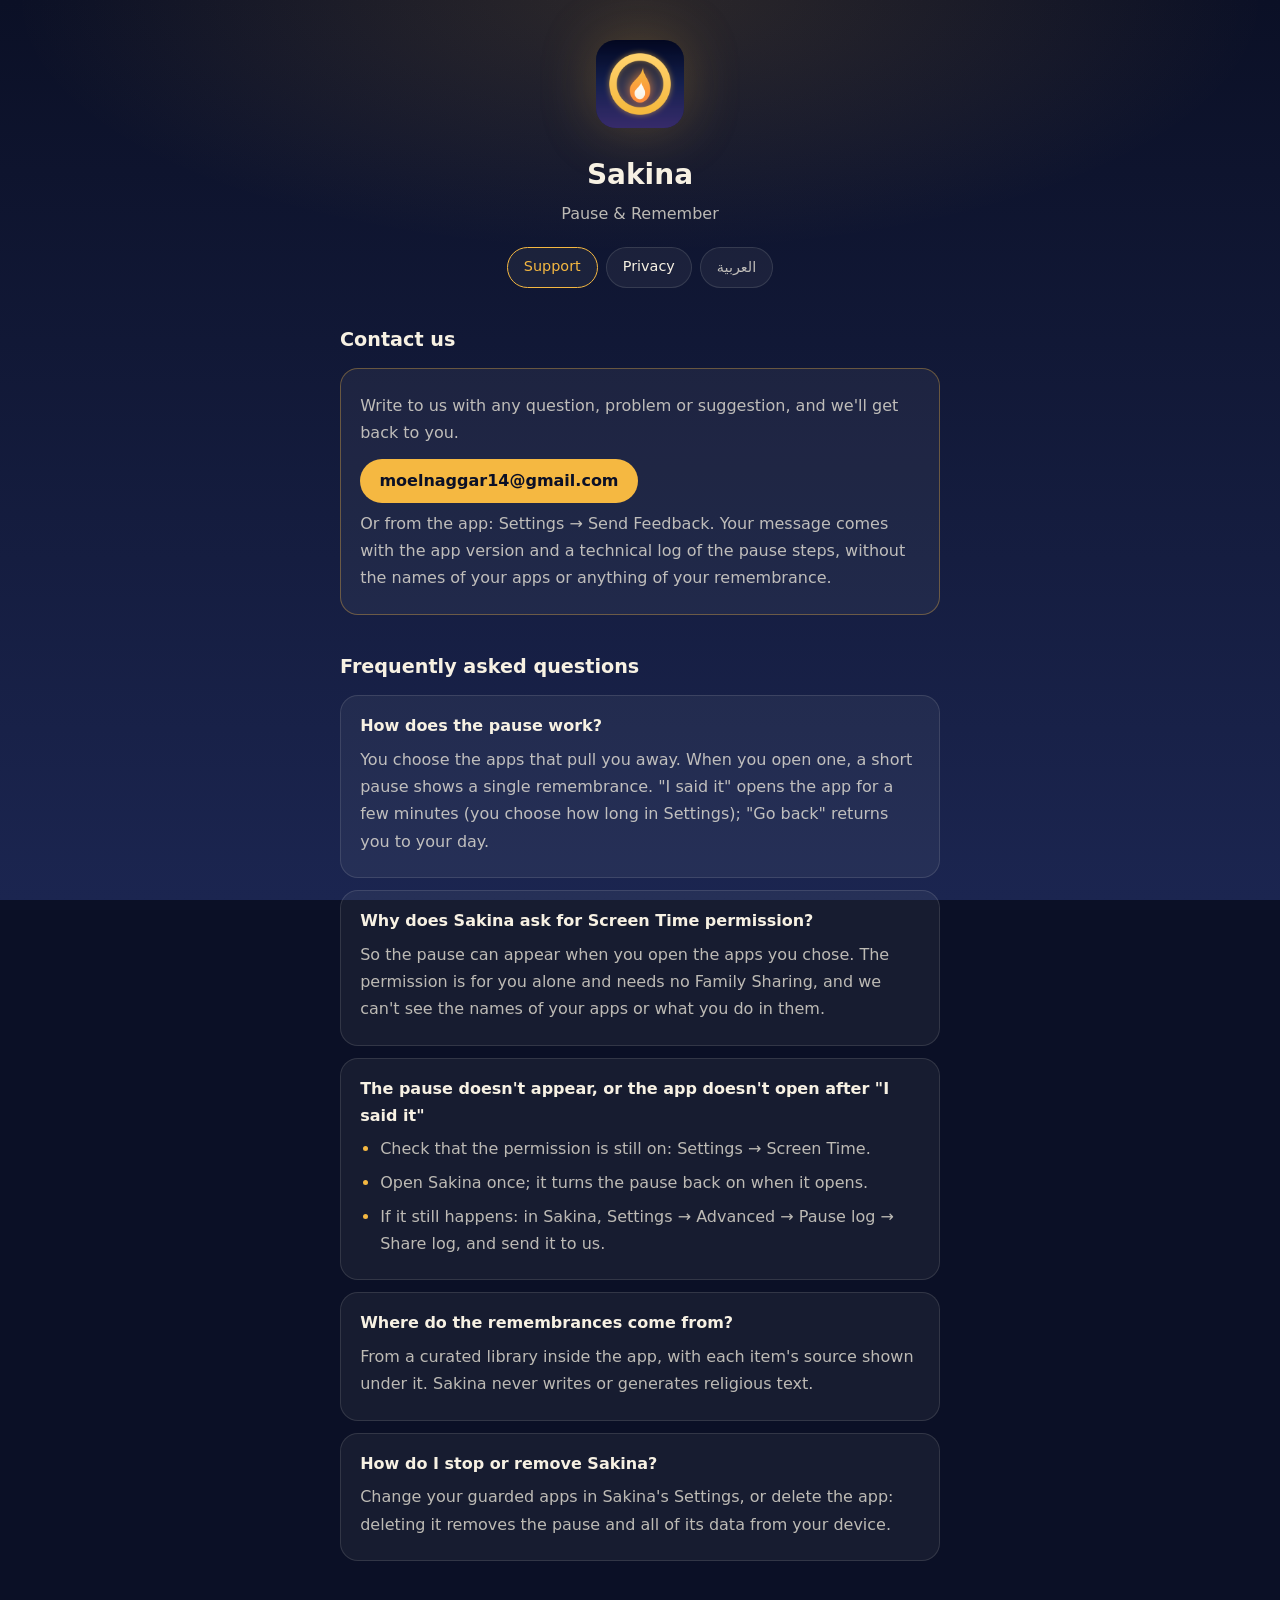
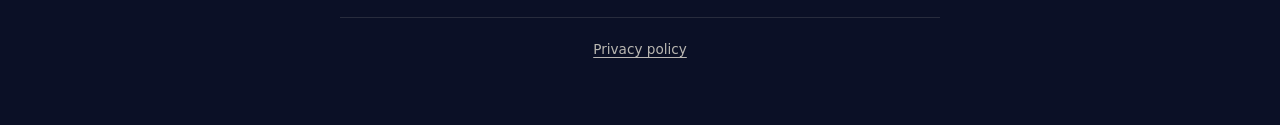
<file: index.html>
<!DOCTYPE html>
<html lang="ar" dir="rtl" data-title-ar="سكينة · الدعم" data-title-en="Sakina · Support">
<head>
  <meta charset="UTF-8" />
  <meta name="viewport" content="width=device-width, initial-scale=1.0" />
  <meta name="color-scheme" content="dark" />
  <meta name="theme-color" content="#0B1026" />
  <meta name="description" content="سكينة: وقفة وذكر — الدعم والأسئلة الشائعة. Sakina: Pause & Remember — support and FAQ." />
  <title>سكينة · الدعم</title>
  <link rel="icon" href="icon.png" />
  <link rel="apple-touch-icon" href="icon.png" />
  <link rel="stylesheet" href="style.css?v=2" />
  <script src="lang.js?v=2"></script>
</head>
<body>
  <div class="page" lang="ar" dir="rtl">
    <main>
      <header>
        <img src="icon.png" alt="" />
        <h1>سكينة</h1>
        <p>وقفة وذكر</p>
        <nav>
          <a data-page="index.html" href="index.html?lang=ar" aria-current="page">الدعم</a>
          <a data-page="privacy.html" href="privacy.html?lang=ar">الخصوصية</a>
          <a class="lang" data-page="index.html" href="index.html?lang=en" lang="en">English</a>
        </nav>
      </header>

      <h2>تواصل معنا</h2>
      <div class="card contact">
        <p>راسلنا بأي سؤال أو مشكلة أو اقتراح، ونردّ عليك بإذن الله.</p>
        <a class="mail" href="mailto:moelnaggar14@gmail.com?subject=%D8%B3%D9%83%D9%8A%D9%86%D8%A9">moelnaggar14@gmail.com</a>
        <p>أو من داخل التطبيق: الإعدادات ← «أرسل ملاحظاتك». تصلنا رسالتك مع رقم الإصدار وسجل تقني لخطوات الوقفة، دون أسماء تطبيقاتك أو شيء من ذكرك.</p>
      </div>

      <h2>أسئلة شائعة</h2>
      <div class="card">
        <h3>كيف تعمل الوقفة؟</h3>
        <p>تختار التطبيقات التي تشتّتك. عندما تفتح أحدها تظهر وقفة قصيرة فيها ذكر واحد. «قلتها» تفتح التطبيق دقائق معدودة تختار مدتها من الإعدادات، و«ارجع» تعيدك إلى يومك.</p>
      </div>
      <div class="card">
        <h3>لماذا تطلب سكينة إذن «مدة استخدام الجهاز»؟</h3>
        <p>لتظهر الوقفة عند فتح التطبيقات التي اخترتها. الإذن لك وحدك ولا يحتاج حساب عائلة، ولا نرى أسماء تطبيقاتك ولا ما تفعله فيها.</p>
      </div>
      <div class="card">
        <h3>الوقفة لا تظهر، أو لا يفتح التطبيق بعد «قلتها»</h3>
        <ul>
          <li>تأكد من أن الإذن ما زال مفعّلًا: الإعدادات ← مدة استخدام الجهاز.</li>
          <li>افتح سكينة مرة، فهي تعيد تفعيل الوقفة عند فتحها.</li>
          <li>إن استمرت المشكلة: في سكينة، الإعدادات ← خيارات متقدمة ← «سجل الوقفة» ← «مشاركة السجل»، وأرسله لنا.</li>
        </ul>
      </div>
      <div class="card">
        <h3>من أين تأتي الأذكار؟</h3>
        <p>من مكتبة مختارة داخل التطبيق، ولكل ذكر مصدره ظاهر تحته. سكينة لا تكتب نصًا دينيًا ولا تولّده.</p>
      </div>
      <div class="card">
        <h3>كيف أوقف سكينة أو أحذفها؟</h3>
        <p>غيّر التطبيقات المحمية من إعدادات سكينة، أو احذف التطبيق: حذفه يزيل الوقفة وكل بياناته من جهازك.</p>
      </div>

      <footer><a data-page="privacy.html" href="privacy.html?lang=ar">سياسة الخصوصية</a></footer>
    </main>
  </div>

  <div class="page" lang="en" dir="ltr">
    <main>
      <header>
        <img src="icon.png" alt="" />
        <h1>Sakina</h1>
        <p>Pause &amp; Remember</p>
        <nav>
          <a data-page="index.html" href="index.html?lang=en" aria-current="page">Support</a>
          <a data-page="privacy.html" href="privacy.html?lang=en">Privacy</a>
          <a class="lang" data-page="index.html" href="index.html?lang=ar" lang="ar">العربية</a>
        </nav>
      </header>

      <h2>Contact us</h2>
      <div class="card contact">
        <p>Write to us with any question, problem or suggestion, and we'll get back to you.</p>
        <a class="mail" href="mailto:moelnaggar14@gmail.com?subject=Sakina">moelnaggar14@gmail.com</a>
        <p>Or from the app: Settings → Send Feedback. Your message comes with the app version and a technical log of the pause steps, without the names of your apps or anything of your remembrance.</p>
      </div>

      <h2>Frequently asked questions</h2>
      <div class="card">
        <h3>How does the pause work?</h3>
        <p>You choose the apps that pull you away. When you open one, a short pause shows a single remembrance. "I said it" opens the app for a few minutes (you choose how long in Settings); "Go back" returns you to your day.</p>
      </div>
      <div class="card">
        <h3>Why does Sakina ask for Screen Time permission?</h3>
        <p>So the pause can appear when you open the apps you chose. The permission is for you alone and needs no Family Sharing, and we can't see the names of your apps or what you do in them.</p>
      </div>
      <div class="card">
        <h3>The pause doesn't appear, or the app doesn't open after "I said it"</h3>
        <ul>
          <li>Check that the permission is still on: Settings → Screen Time.</li>
          <li>Open Sakina once; it turns the pause back on when it opens.</li>
          <li>If it still happens: in Sakina, Settings → Advanced → Pause log → Share log, and send it to us.</li>
        </ul>
      </div>
      <div class="card">
        <h3>Where do the remembrances come from?</h3>
        <p>From a curated library inside the app, with each item's source shown under it. Sakina never writes or generates religious text.</p>
      </div>
      <div class="card">
        <h3>How do I stop or remove Sakina?</h3>
        <p>Change your guarded apps in Sakina's Settings, or delete the app: deleting it removes the pause and all of its data from your device.</p>
      </div>

      <footer><a data-page="privacy.html" href="privacy.html?lang=en">Privacy policy</a></footer>
    </main>
  </div>
</body>
</html>
</file>
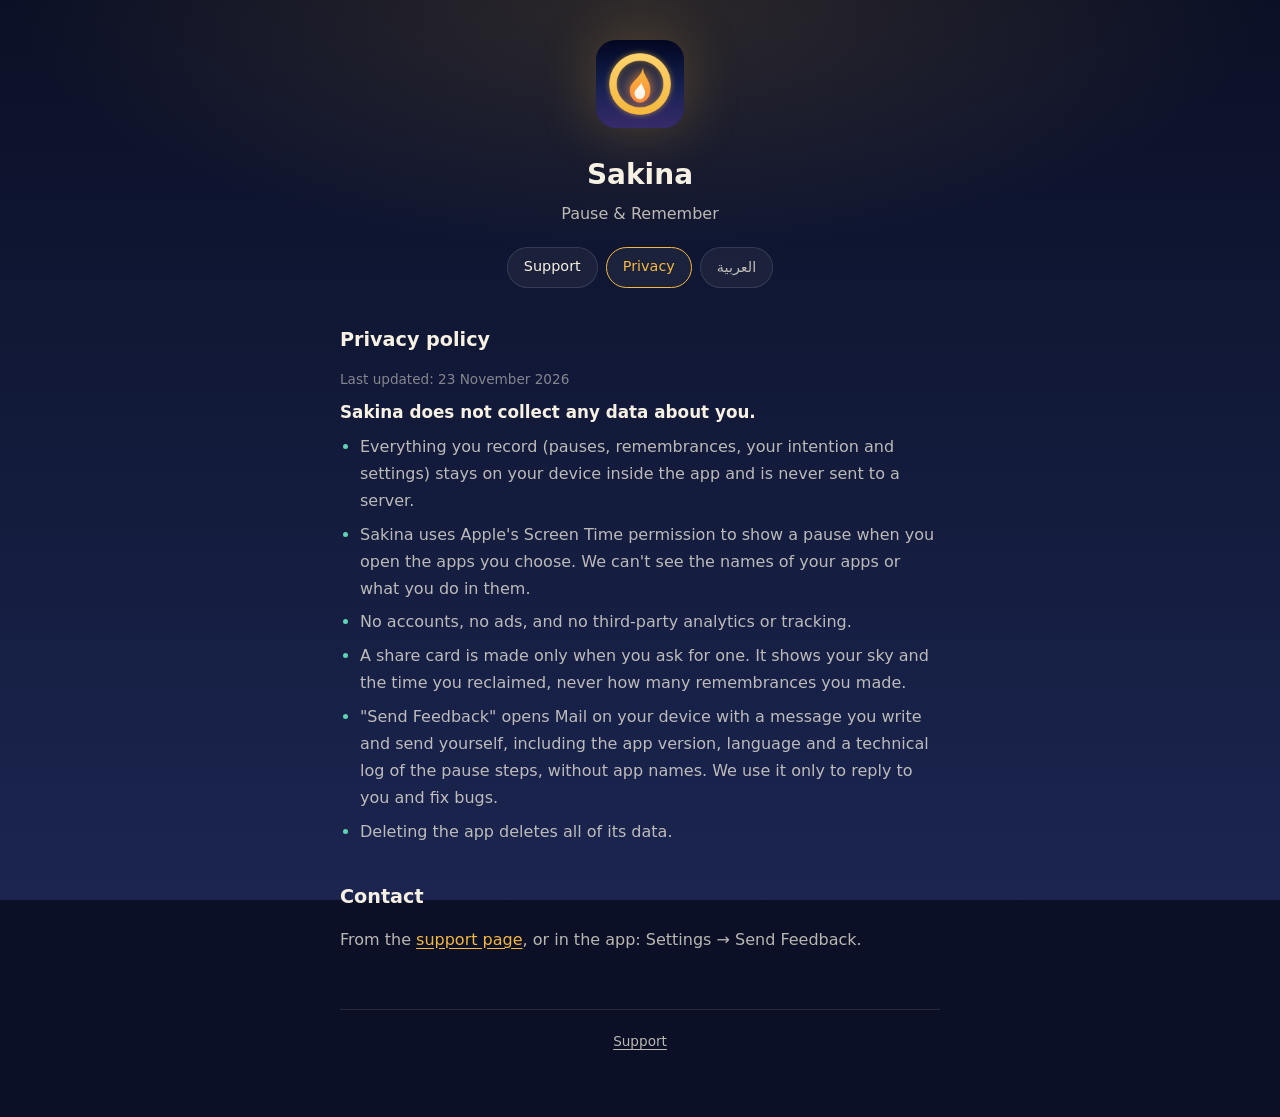
<file: privacy.html>
<!DOCTYPE html>
<html lang="ar" dir="rtl" data-title-ar="سكينة · سياسة الخصوصية" data-title-en="Sakina · Privacy policy">
<head>
  <meta charset="UTF-8" />
  <meta name="viewport" content="width=device-width, initial-scale=1.0" />
  <meta name="color-scheme" content="dark" />
  <meta name="theme-color" content="#0B1026" />
  <meta name="description" content="سياسة الخصوصية لتطبيق سكينة. Sakina privacy policy." />
  <title>سكينة · سياسة الخصوصية</title>
  <link rel="icon" href="icon.png" />
  <link rel="apple-touch-icon" href="icon.png" />
  <link rel="stylesheet" href="style.css?v=2" />
  <script src="lang.js?v=2"></script>
</head>
<body>
  <div class="page" lang="ar" dir="rtl">
    <main>
      <header>
        <img src="icon.png" alt="" />
        <h1>سكينة</h1>
        <p>وقفة وذكر</p>
        <nav>
          <a data-page="index.html" href="index.html?lang=ar">الدعم</a>
          <a data-page="privacy.html" href="privacy.html?lang=ar" aria-current="page">الخصوصية</a>
          <a class="lang" data-page="privacy.html" href="privacy.html?lang=en" lang="en">English</a>
        </nav>
      </header>

      <h2>سياسة الخصوصية</h2>
      <p class="meta">آخر تحديث: ٢٣ نوفمبر ٢٠٢٦</p>
      <p class="lead">سكينة لا تجمع أي بيانات عنك.</p>
      <ul class="promise">
        <li>كل ما تسجّله (الوقفات، والأذكار، والنيّة، والإعدادات) يبقى على جهازك داخل التطبيق، ولا يُرسَل إلى أي خادم.</li>
        <li>تستخدم سكينة إذن «مدة استخدام الجهاز» من أبل لتظهر الوقفة عند فتح التطبيقات التي تختارها. لا نرى أسماء تطبيقاتك ولا ما تفعله فيها.</li>
        <li>لا حسابات، ولا إعلانات، ولا أدوات تحليل أو تتبّع من أطراف أخرى.</li>
        <li>بطاقة المشاركة لا تُنشأ إلا حين تطلبها، وتُظهر سماءك ووقتك المستعاد، ولا تُظهر عدد أذكارك أبدًا.</li>
        <li>عند «أرسل ملاحظاتك» يفتح تطبيق البريد على جهازك برسالة تكتبها وترسلها بنفسك، ومعها رقم الإصدار ولغة التطبيق وسجل تقني لخطوات الوقفة دون أسماء تطبيقات. نستخدمها للرد عليك وإصلاح الأخطاء فقط.</li>
        <li>حذف التطبيق يحذف كل بياناته.</li>
      </ul>

      <h2>للتواصل</h2>
      <p>من صفحة <a data-page="index.html" href="index.html?lang=ar">الدعم</a>، أو من داخل التطبيق: الإعدادات ← «أرسل ملاحظاتك».</p>

      <footer><a data-page="index.html" href="index.html?lang=ar">الدعم</a></footer>
    </main>
  </div>

  <div class="page" lang="en" dir="ltr">
    <main>
      <header>
        <img src="icon.png" alt="" />
        <h1>Sakina</h1>
        <p>Pause &amp; Remember</p>
        <nav>
          <a data-page="index.html" href="index.html?lang=en">Support</a>
          <a data-page="privacy.html" href="privacy.html?lang=en" aria-current="page">Privacy</a>
          <a class="lang" data-page="privacy.html" href="privacy.html?lang=ar" lang="ar">العربية</a>
        </nav>
      </header>

      <h2>Privacy policy</h2>
      <p class="meta">Last updated: 23 November 2026</p>
      <p class="lead">Sakina does not collect any data about you.</p>
      <ul class="promise">
        <li>Everything you record (pauses, remembrances, your intention and settings) stays on your device inside the app and is never sent to a server.</li>
        <li>Sakina uses Apple's Screen Time permission to show a pause when you open the apps you choose. We can't see the names of your apps or what you do in them.</li>
        <li>No accounts, no ads, and no third-party analytics or tracking.</li>
        <li>A share card is made only when you ask for one. It shows your sky and the time you reclaimed, never how many remembrances you made.</li>
        <li>"Send Feedback" opens Mail on your device with a message you write and send yourself, including the app version, language and a technical log of the pause steps, without app names. We use it only to reply to you and fix bugs.</li>
        <li>Deleting the app deletes all of its data.</li>
      </ul>

      <h2>Contact</h2>
      <p>From the <a data-page="index.html" href="index.html?lang=en">support page</a>, or in the app: Settings → Send Feedback.</p>

      <footer><a data-page="index.html" href="index.html?lang=en">Support</a></footer>
    </main>
  </div>
</body>
</html>
</file>
<file: style.css>
:root {
  color-scheme: dark;
  --deep: #0B1026;
  --mid: #1B2550;
  --lantern: #F5B841;
  --calm: #5FD3B3;
  --text: #F7F1E3;
  --text-2: rgba(247, 241, 227, 0.74);
  --text-3: rgba(247, 241, 227, 0.5);
  --line: rgba(247, 241, 227, 0.12);
  --card: rgba(247, 241, 227, 0.05);
}
* { box-sizing: border-box; }
html, body { margin: 0; padding: 0; background: var(--deep); }
body {
  font-family: -apple-system, BlinkMacSystemFont, "SF Pro Text", system-ui, sans-serif;
  background:
    radial-gradient(70% 40% at 50% 0%, rgba(245, 184, 65, 0.14) 0%, transparent 70%),
    linear-gradient(180deg, var(--deep) 0%, var(--mid) 100%);
  background-attachment: fixed;
  color: var(--text);
  min-height: 100vh;
  line-height: 1.7;
  -webkit-text-size-adjust: 100%;
}
[lang="ar"] { font-family: "SF Arabic", "Geeza Pro", "Noto Naskh Arabic", -apple-system, system-ui, sans-serif; line-height: 1.9; }

/* One page per language; the script shows the chosen one. Without script, Arabic shows. */
.page { display: none; }
html:not(.en) .page[lang="ar"] { display: block; }
html.en .page[lang="en"] { display: block; }

main { max-width: 640px; margin: 0 auto; padding: 2.5rem 1.25rem 4rem; }
header { text-align: center; margin-bottom: 2rem; }
header img { width: 88px; height: 88px; border-radius: 20px; box-shadow: 0 0 56px rgba(245, 184, 65, 0.25); }
header h1 { font-size: 1.75rem; margin: 0.9rem 0 0.1rem; }
header p { margin: 0; color: var(--text-2); }

nav { display: flex; justify-content: center; gap: 0.5rem; flex-wrap: wrap; margin-top: 1.25rem; }
nav a {
  font-size: 0.9rem; color: var(--text); text-decoration: none;
  background: var(--card); border: 1px solid var(--line); border-radius: 999px; padding: 0.35rem 1rem;
}
nav a[aria-current="page"] { border-color: var(--lantern); color: var(--lantern); }
nav a.lang { color: var(--text-2); }

h2 { font-size: 1.2rem; margin: 2.25rem 0 0.75rem; }
h3 { font-size: 1rem; margin: 0 0 0.35rem; color: var(--text); }
p, li { color: var(--text-2); margin: 0.4rem 0; }
ul { margin: 0.4rem 0; padding-inline-start: 1.25rem; }
li::marker { color: var(--lantern); }
a { color: var(--lantern); text-underline-offset: 3px; }
.meta { color: var(--text-3); font-size: 0.85rem; }
.lead { color: var(--text); font-weight: 600; font-size: 1.05rem; }

.card { background: var(--card); border: 1px solid var(--line); border-radius: 18px; padding: 1rem 1.2rem; margin: 0.75rem 0; }
.contact { border-color: rgba(245, 184, 65, 0.35); }
.mail {
  display: inline-block; margin-top: 0.4rem; padding: 0.55rem 1.2rem; border-radius: 999px;
  background: var(--lantern); color: var(--deep); font-weight: 600; text-decoration: none;
  direction: ltr; unicode-bidi: isolate;
}
.promise li::marker { color: var(--calm); }

footer { margin-top: 3.5rem; padding-top: 1.25rem; border-top: 1px solid var(--line); color: var(--text-3); font-size: 0.85rem; text-align: center; }
footer a { color: var(--text-2); }
</file>
